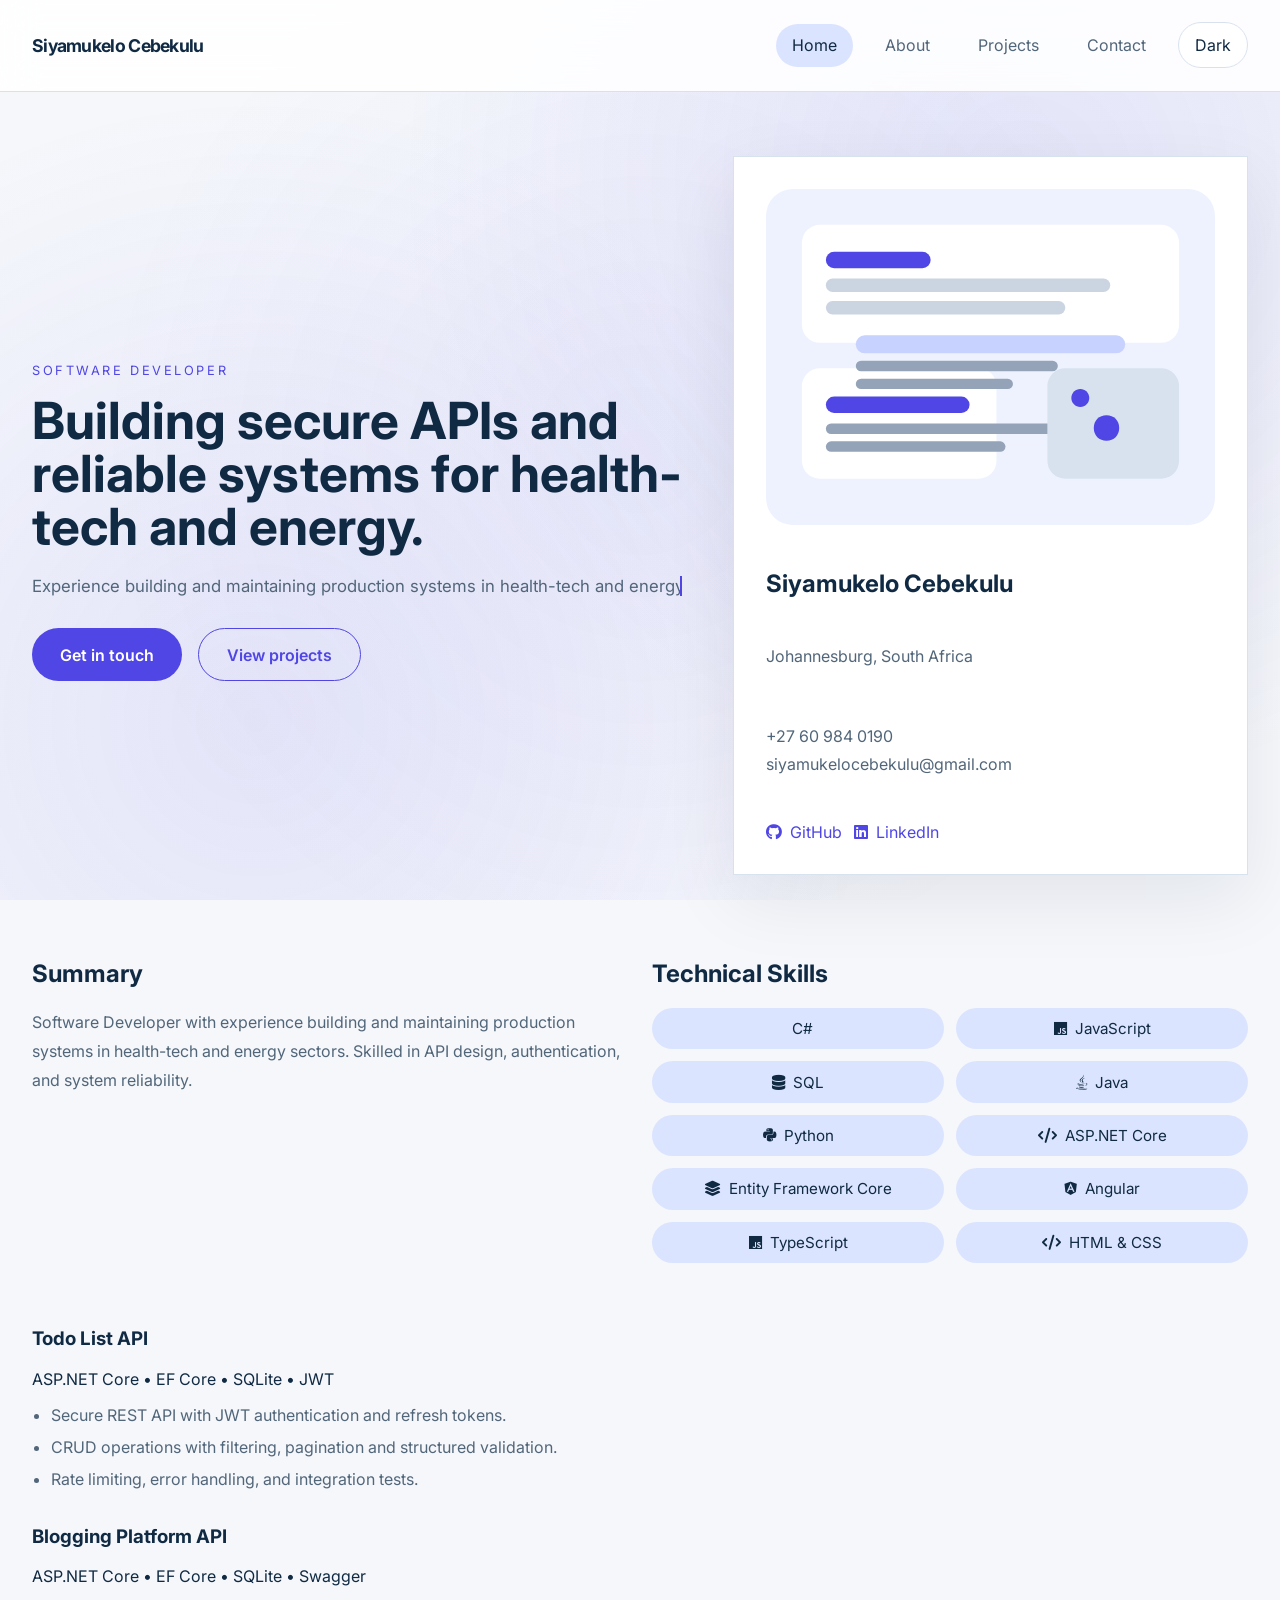
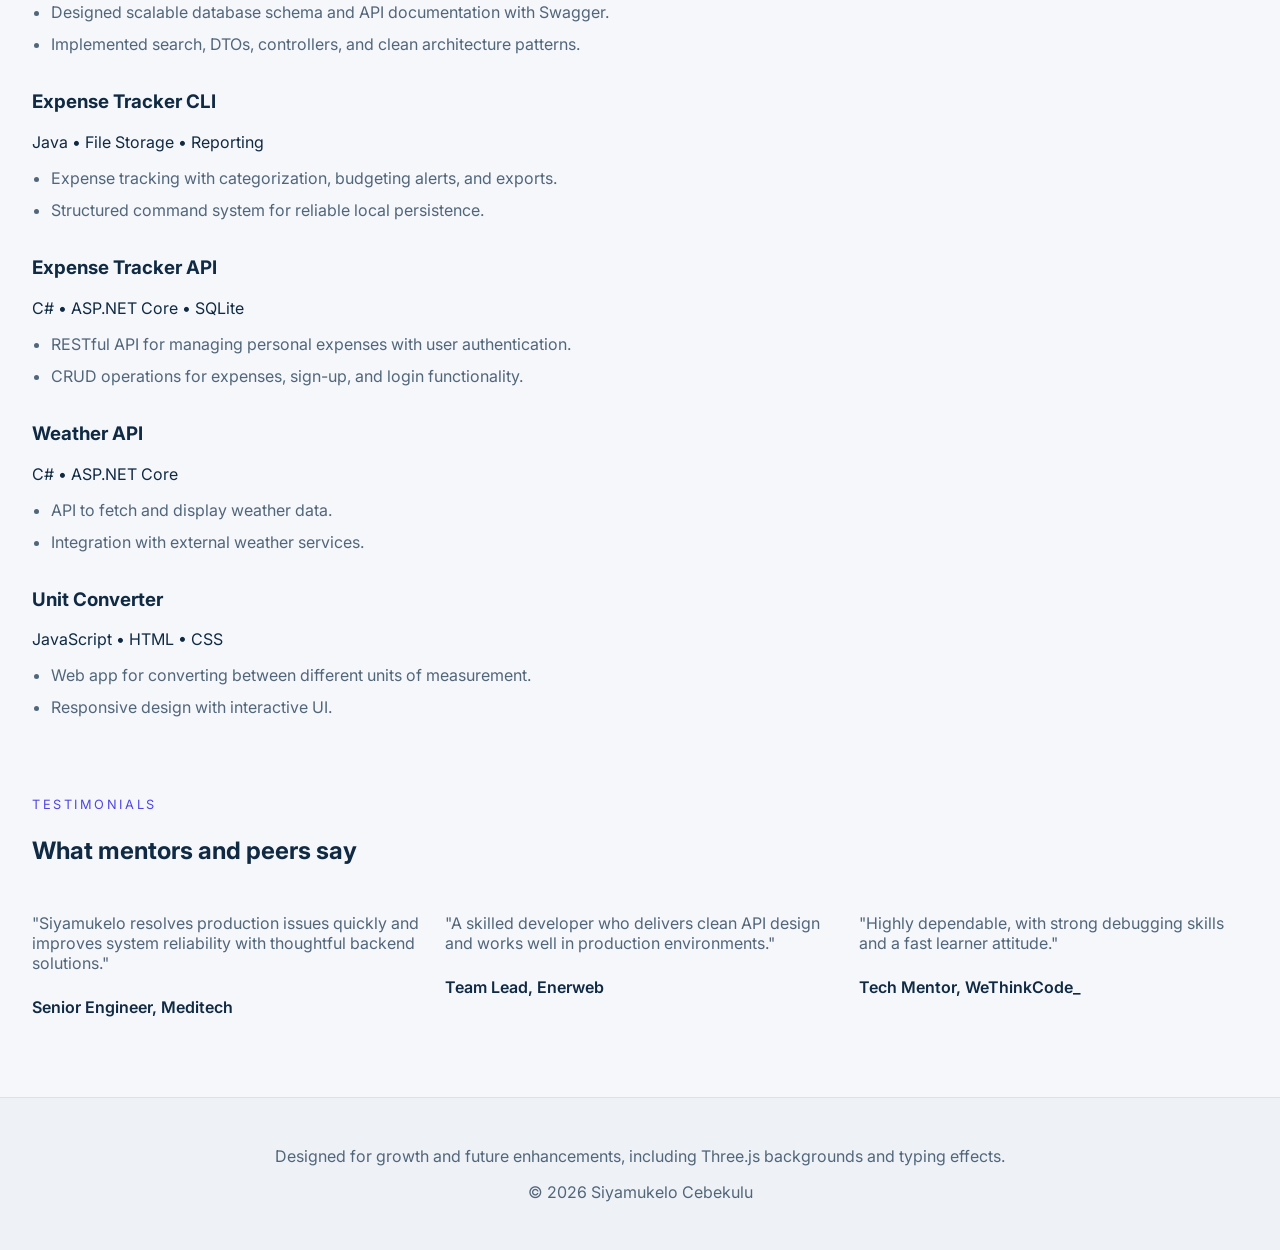
<file: index.html>
<!DOCTYPE html>
<html lang="en">
<head>
  <meta charset="UTF-8" />
  <meta name="viewport" content="width=device-width, initial-scale=1.0" />
  <title>Siyamukelo Cebekulu | Portfolio</title>
  <link rel="icon" type="image/svg+xml" href="assets/favicon.svg" />
  <link rel="preconnect" href="https://fonts.googleapis.com" />
  <link rel="preconnect" href="https://fonts.gstatic.com" crossorigin />
  <link href="https://fonts.googleapis.com/css2?family=Inter:wght@300;400;500;600;700&family=Space+Grotesk:wght@400;500;600;700&display=swap" rel="stylesheet" />
  <link rel="stylesheet" href="https://cdnjs.cloudflare.com/ajax/libs/font-awesome/6.4.0/css/all.min.css" />
  <link rel="stylesheet" href="css/style.css" />
</head>
<body>
  <div class="page-shell">
    <header class="site-header">
      <div class="brand">
        <a href="index.html">Siyamukelo Cebekulu</a>
      </div>
      <button class="nav-toggle" aria-label="Open navigation menu">
        <span></span>
        <span></span>
        <span></span>
      </button>
      <nav class="site-nav">
        <a href="index.html" class="nav-link active">Home</a>
        <a href="about.html" class="nav-link">About</a>
        <a href="projects.html" class="nav-link">Projects</a>
        <a href="contact.html" class="nav-link">Contact</a>
        <button class="theme-toggle" aria-label="Toggle dark mode">Dark</button>
      </nav>
    </header>

    <main>
      <section class="hero hero-landing">
        <div class="hero-copy">
          <p class="eyebrow">Software Developer</p>
          <h1>Building secure APIs and reliable systems for health-tech and energy.</h1>
          <p class="hero-text typewriter">Experience building and maintaining production systems in health-tech and energy sector</p>
          <div class="hero-actions">
            <a class="button button-primary" href="contact.html">Get in touch</a>
            <a class="button button-secondary" href="projects.html">View projects</a>
          </div>
        </div>

        <div class="hero-card card hero-profile">
          <div class="hero-illustration">
            <img src="assets/hero-illustration.svg" alt="Illustration of a modern backend workflow" />
          </div>
          <h2>Siyamukelo Cebekulu</h2>
          <p class="hero-role">Johannesburg, South Africa</p>
          <div class="profile-meta">
            <span>+27 60 984 0190</span>
            <span>siyamukelocebekulu@gmail.com</span>
          </div>
          <div class="profile-links">
            <a href="https://github.com/Siyamukelo00Cebekulu" target="_blank"><i class="fab fa-github"></i> GitHub</a>
            <a href="https://linkedin.com/in/siyamukelo-cebekulu-939199221" target="_blank"><i class="fab fa-linkedin"></i> LinkedIn</a>
          </div>
        </div>
      </section>

      <section class="summary-grid">
        <article class="card summary-card">
          <h2>Summary</h2>
          <p>Software Developer with experience building and maintaining production systems in health-tech and energy sectors. Skilled in API design, authentication, and system reliability.</p>
        </article>

        <article class="card skills-card">
          <h2>Technical Skills</h2>
          <div class="skill-list">
            <span><i class="fab fa-csharp"></i> C#</span>
            <span><i class="fab fa-js"></i> JavaScript</span>
            <span><i class="fas fa-database"></i> SQL</span>
            <span><i class="fab fa-java"></i> Java</span>
            <span><i class="fab fa-python"></i> Python</span>
            <span><i class="fas fa-code"></i> ASP.NET Core</span>
            <span><i class="fas fa-layer-group"></i> Entity Framework Core</span>
            <span><i class="fab fa-angular"></i> Angular</span>
            <span><i class="fab fa-js"></i> TypeScript</span>
            <span><i class="fas fa-code"></i> HTML & CSS</span>
          </div>
        </article>
      </section>

      <section class="featured-grid" id="work">
        <a href="https://github.com/Siyamukelo00Cebekulu/Todo-List-API" target="_blank" class="card feature-card">
          <h3>Todo List API</h3>
          <p>ASP.NET Core • EF Core • SQLite • JWT</p>
          <ul>
            <li>Secure REST API with JWT authentication and refresh tokens.</li>
            <li>CRUD operations with filtering, pagination and structured validation.</li>
            <li>Rate limiting, error handling, and integration tests.</li>
          </ul>
        </a>
        <a href="https://github.com/Siyamukelo00Cebekulu/Blogging-Platform-API" target="_blank" class="card feature-card">
          <h3>Blogging Platform API</h3>
          <p>ASP.NET Core • EF Core • SQLite • Swagger</p>
          <ul>
            <li>Designed scalable database schema and API documentation with Swagger.</li>
            <li>Implemented search, DTOs, controllers, and clean architecture patterns.</li>
          </ul>
        </a>
        <a href="https://github.com/Siyamukelo00Cebekulu/TaskTracker-cli" target="_blank" class="card feature-card">
          <h3>Expense Tracker CLI</h3>
          <p>Java • File Storage • Reporting</p>
          <ul>
            <li>Expense tracking with categorization, budgeting alerts, and exports.</li>
            <li>Structured command system for reliable local persistence.</li>
          </ul>
        </a>
        <a href="https://github.com/Siyamukelo00Cebekulu/Expense-Tracker-API" target="_blank" class="card feature-card">
          <h3>Expense Tracker API</h3>
          <p>C# • ASP.NET Core • SQLite</p>
          <ul>
            <li>RESTful API for managing personal expenses with user authentication.</li>
            <li>CRUD operations for expenses, sign-up, and login functionality.</li>
          </ul>
        </a>
        <a href="https://github.com/Siyamukelo00Cebekulu/Weather-API" target="_blank" class="card feature-card">
          <h3>Weather API</h3>
          <p>C# • ASP.NET Core</p>
          <ul>
            <li>API to fetch and display weather data.</li>
            <li>Integration with external weather services.</li>
          </ul>
        </a>
        <a href="https://github.com/Siyamukelo00Cebekulu/Unit-Converter" target="_blank" class="card feature-card">
          <h3>Unit Converter</h3>
          <p>JavaScript • HTML • CSS</p>
          <ul>
            <li>Web app for converting between different units of measurement.</li>
            <li>Responsive design with interactive UI.</li>
          </ul>
        </a>
      </section>

      <section class="reviews-section">
        <div class="section-header">
          <span class="eyebrow">Testimonials</span>
          <h2>What mentors and peers say</h2>
        </div>
        <div class="review-grid">
          <div class="card review-card">
            <p>"Siyamukelo resolves production issues quickly and improves system reliability with thoughtful backend solutions."</p>
            <span>Senior Engineer, Meditech</span>
          </div>
          <div class="card review-card">
            <p>"A skilled developer who delivers clean API design and works well in production environments."</p>
            <span>Team Lead, Enerweb</span>
          </div>
          <div class="card review-card">
            <p>"Highly dependable, with strong debugging skills and a fast learner attitude."</p>
            <span>Tech Mentor, WeThinkCode_</span>
          </div>
        </div>
      </section>
    </main>

    <footer class="site-footer">
      <p>Designed for growth and future enhancements, including Three.js backgrounds and typing effects.</p>
      <p>© 2026 Siyamukelo Cebekulu</p>
    </footer>
  </div>
  <div class="cursor"></div>
  <script src="js/main.js" defer></script>
</body>
</html>
</file>
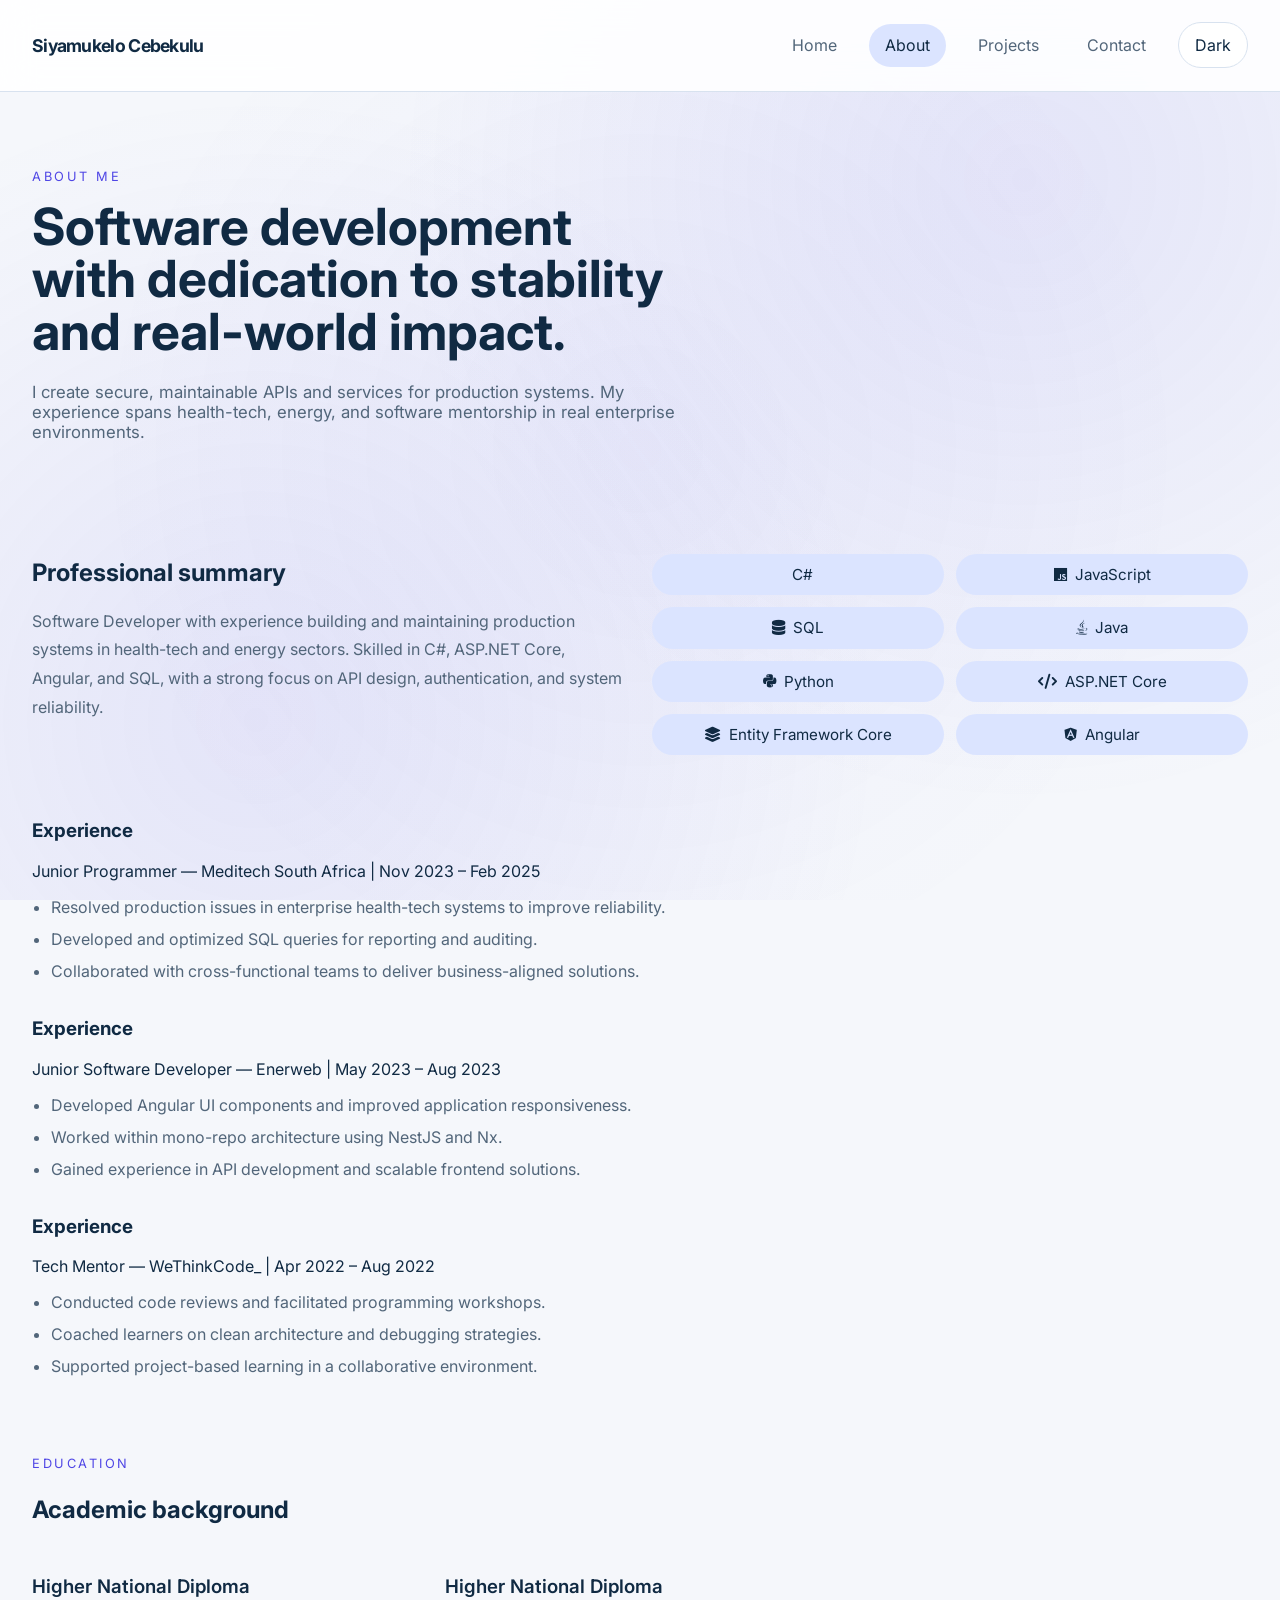
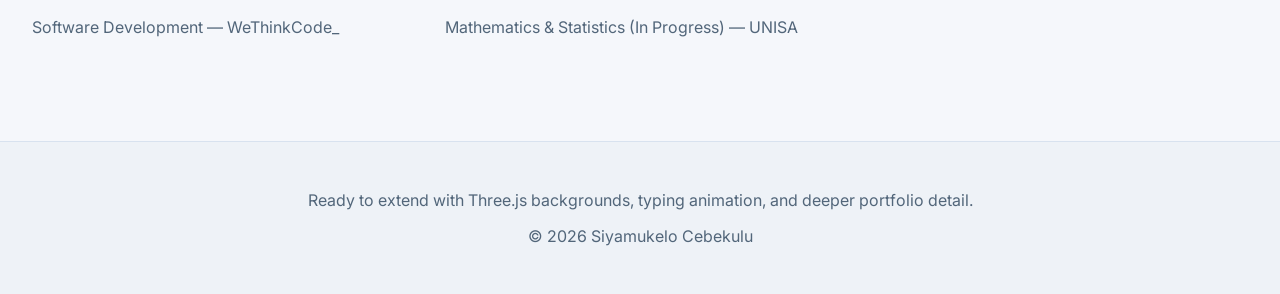
<file: about.html>
<!DOCTYPE html>
<html lang="en">
<head>
  <meta charset="UTF-8" />
  <meta name="viewport" content="width=device-width, initial-scale=1.0" />
  <title>About • Siyamukelo Cebekulu</title>
  <link rel="icon" type="image/svg+xml" href="assets/favicon.svg" />
  <link rel="preconnect" href="https://fonts.googleapis.com" />
  <link rel="preconnect" href="https://fonts.gstatic.com" crossorigin />
  <link href="https://fonts.googleapis.com/css2?family=Inter:wght@300;400;500;600;700&family=Space+Grotesk:wght@400;500;600;700&display=swap" rel="stylesheet" />
  <link rel="stylesheet" href="https://cdnjs.cloudflare.com/ajax/libs/font-awesome/6.4.0/css/all.min.css" />
  <link rel="stylesheet" href="css/style.css" />
</head>
<body>
  <div class="page-shell">
    <header class="site-header">
      <div class="brand">
        <a href="index.html">Siyamukelo Cebekulu</a>
      </div>
      <button class="nav-toggle" aria-label="Open navigation menu">
        <span></span>
        <span></span>
        <span></span>
      </button>
      <nav class="site-nav">
        <a href="index.html" class="nav-link">Home</a>
        <a href="about.html" class="nav-link active">About</a>
        <a href="projects.html" class="nav-link">Projects</a>
        <a href="contact.html" class="nav-link">Contact</a>
        <button class="theme-toggle" aria-label="Toggle dark mode">Dark</button>
      </nav>
    </header>

    <main>
      <section class="hero">
        <div class="hero-copy">
          <p class="eyebrow">About Me</p>
          <h1>Software development with dedication to stability and real-world impact.</h1>
          <p class="hero-text">I create secure, maintainable APIs and services for production systems. My experience spans health-tech, energy, and software mentorship in real enterprise environments.</p>
        </div>
      </section>

      <section class="summary-grid">
        <article class="card summary-card">
          <h2>Professional summary</h2>
          <p>Software Developer with experience building and maintaining production systems in health-tech and energy sectors. Skilled in C#, ASP.NET Core, Angular, and SQL, with a strong focus on API design, authentication, and system reliability.</p>
        </article>

          <div class="skill-list">
            <span><i class="fab fa-csharp"></i> C#</span>
            <span><i class="fab fa-js"></i> JavaScript</span>
            <span><i class="fas fa-database"></i> SQL</span>
            <span><i class="fab fa-java"></i> Java</span>
            <span><i class="fab fa-python"></i> Python</span>
            <span><i class="fas fa-code"></i> ASP.NET Core</span>
            <span><i class="fas fa-layer-group"></i> Entity Framework Core</span>
            <span><i class="fab fa-angular"></i> Angular</span>
          </div>
      </section>

      <section class="featured-grid">
        <article class="card feature-card">
          <h3>Experience</h3>
          <p>Junior Programmer — Meditech South Africa | Nov 2023 – Feb 2025</p>
          <ul>
            <li>Resolved production issues in enterprise health-tech systems to improve reliability.</li>
            <li>Developed and optimized SQL queries for reporting and auditing.</li>
            <li>Collaborated with cross-functional teams to deliver business-aligned solutions.</li>
          </ul>
        </article>

        <article class="card feature-card">
          <h3>Experience</h3>
          <p>Junior Software Developer — Enerweb | May 2023 – Aug 2023</p>
          <ul>
            <li>Developed Angular UI components and improved application responsiveness.</li>
            <li>Worked within mono-repo architecture using NestJS and Nx.</li>
            <li>Gained experience in API development and scalable frontend solutions.</li>
          </ul>
        </article>

        <article class="card feature-card">
          <h3>Experience</h3>
          <p>Tech Mentor — WeThinkCode_ | Apr 2022 – Aug 2022</p>
          <ul>
            <li>Conducted code reviews and facilitated programming workshops.</li>
            <li>Coached learners on clean architecture and debugging strategies.</li>
            <li>Supported project-based learning in a collaborative environment.</li>
          </ul>
        </article>
      </section>

      <section class="reviews-section">
        <div class="section-header">
          <span class="eyebrow">Education</span>
          <h2>Academic background</h2>
        </div>
        <div class="review-grid">
          <div class="card review-card">
            <h3>Higher National Diploma</h3>
            <p>Software Development — WeThinkCode_</p>
          </div>
          <div class="card review-card">
            <h3>Higher National Diploma</h3>
            <p>Mathematics & Statistics (In Progress) — UNISA</p>
          </div>
        </div>
      </section>
    </main>

    <footer class="site-footer">
      <p>Ready to extend with Three.js backgrounds, typing animation, and deeper portfolio detail.</p>
      <p>© 2026 Siyamukelo Cebekulu</p>
    </footer>
  </div>
  <div class="cursor"></div>
  <script src="js/main.js" defer></script>
</body>
</html>
</file>
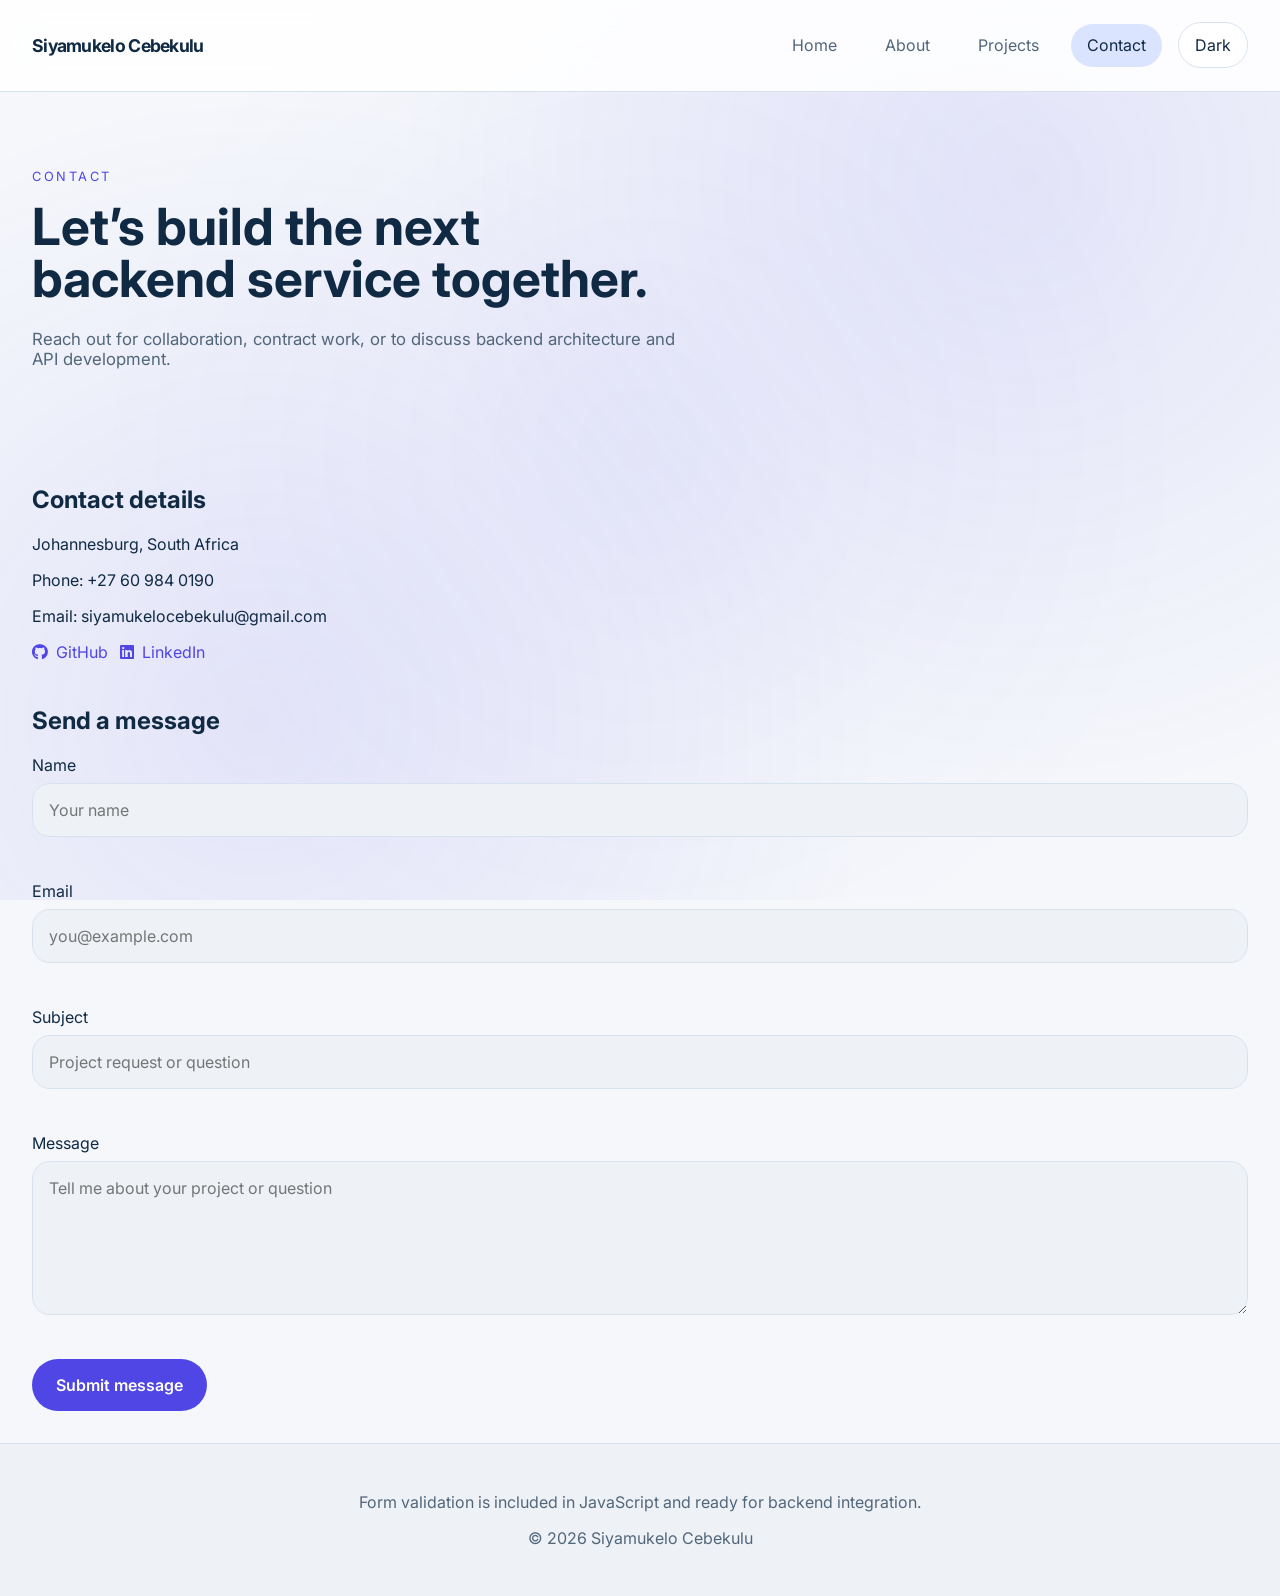
<file: contact.html>
<!DOCTYPE html>
<html lang="en">
<head>
  <meta charset="UTF-8" />
  <meta name="viewport" content="width=device-width, initial-scale=1.0" />
  <title>Contact • Siyamukelo Cebekulu</title>
  <link rel="icon" type="image/svg+xml" href="assets/favicon.svg" />
  <link rel="preconnect" href="https://fonts.googleapis.com" />
  <link rel="preconnect" href="https://fonts.gstatic.com" crossorigin />
  <link href="https://fonts.googleapis.com/css2?family=Inter:wght@300;400;500;600;700&family=Space+Grotesk:wght@400;500;600;700&display=swap" rel="stylesheet" />
  <link rel="stylesheet" href="https://cdnjs.cloudflare.com/ajax/libs/font-awesome/6.4.0/css/all.min.css" />
  <link rel="stylesheet" href="css/style.css" />
</head>
<body>
  <div class="page-shell">
    <header class="site-header">
      <div class="brand">
        <a href="index.html">Siyamukelo Cebekulu</a>
      </div>
      <button class="nav-toggle" aria-label="Open navigation menu">
        <span></span>
        <span></span>
        <span></span>
      </button>
      <nav class="site-nav">
        <a href="index.html" class="nav-link">Home</a>
        <a href="about.html" class="nav-link">About</a>
        <a href="projects.html" class="nav-link">Projects</a>
        <a href="contact.html" class="nav-link active">Contact</a>
        <button class="theme-toggle" aria-label="Toggle dark mode">Dark</button>
      </nav>
    </header>

    <main>
      <section class="hero">
        <div class="hero-copy">
          <p class="eyebrow">Contact</p>
          <h1>Let’s build the next backend service together.</h1>
          <p class="hero-text">Reach out for collaboration, contract work, or to discuss backend architecture and API development.</p>
        </div>
      </section>

      <section class="contact-grid">
        <article class="card contact-card">
          <h2>Contact details</h2>
          <p>Johannesburg, South Africa</p>
          <p>Phone: +27 60 984 0190</p>
          <p>Email: siyamukelocebekulu@gmail.com</p>
          <div class="profile-links">
            <a href="https://github.com/Siyamukelo00Cebekulu" target="_blank"><i class="fab fa-github"></i> GitHub</a>
            <a href="https://linkedin.com/in/siyamukelo-cebekulu-939199221" target="_blank"><i class="fab fa-linkedin"></i> LinkedIn</a>
          </div>
        </article>

        <article class="card contact-card">
          <h2>Send a message</h2>
          <form id="contact-form" novalidate>
            <div class="form-field">
              <label for="name">Name</label>
              <input type="text" id="name" name="name" placeholder="Your name" required />
              <small class="form-error" aria-live="polite"></small>
            </div>

            <div class="form-field">
              <label for="email">Email</label>
              <input type="email" id="email" name="email" placeholder="you@example.com" required />
              <small class="form-error" aria-live="polite"></small>
            </div>

            <div class="form-field">
              <label for="subject">Subject</label>
              <input type="text" id="subject" name="subject" placeholder="Project request or question" required />
              <small class="form-error" aria-live="polite"></small>
            </div>

            <div class="form-field">
              <label for="message">Message</label>
              <textarea id="message" name="message" rows="6" placeholder="Tell me about your project or question" required></textarea>
              <small class="form-error" aria-live="polite"></small>
            </div>

            <button type="submit">Submit message</button>
          </form>
        </article>
      </section>
    </main>

    <footer class="site-footer">
      <p>Form validation is included in JavaScript and ready for backend integration.</p>
      <p>© 2026 Siyamukelo Cebekulu</p>
    </footer>
  </div>
  <div class="cursor"></div>
  <script src="js/main.js" defer></script>
</body>
</html>
</file>
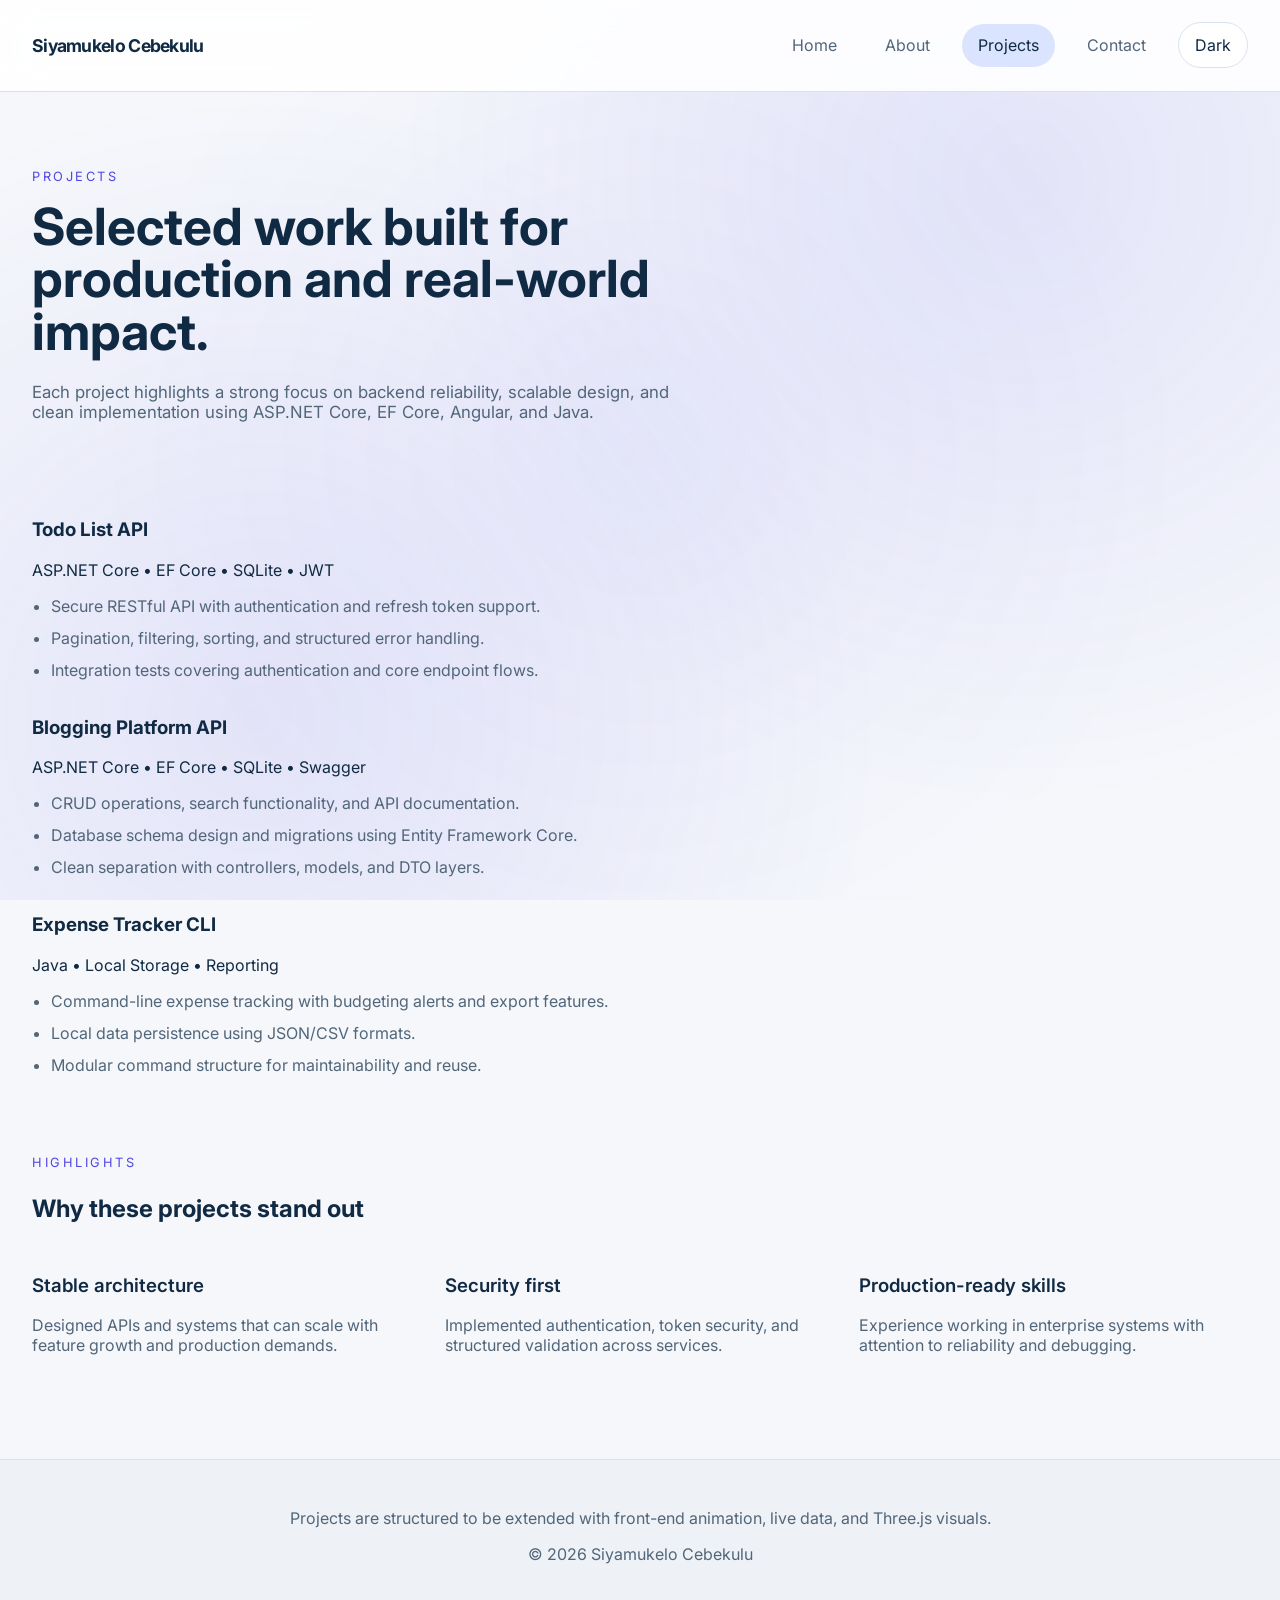
<file: projects.html>
<!DOCTYPE html>
<html lang="en">
<head>
  <meta charset="UTF-8" />
  <meta name="viewport" content="width=device-width, initial-scale=1.0" />
  <title>Projects • Siyamukelo Cebekulu</title>
  <link rel="icon" type="image/svg+xml" href="assets/favicon.svg" />
  <link rel="preconnect" href="https://fonts.googleapis.com" />
  <link rel="preconnect" href="https://fonts.gstatic.com" crossorigin />
  <link href="https://fonts.googleapis.com/css2?family=Inter:wght@300;400;500;600;700&family=Space+Grotesk:wght@400;500;600;700&display=swap" rel="stylesheet" />
  <link rel="stylesheet" href="https://cdnjs.cloudflare.com/ajax/libs/font-awesome/6.4.0/css/all.min.css" />
  <link rel="stylesheet" href="css/style.css" />
</head>
<body>
  <div class="page-shell">
    <header class="site-header">
      <div class="brand">
        <a href="index.html">Siyamukelo Cebekulu</a>
      </div>
      <button class="nav-toggle" aria-label="Open navigation menu">
        <span></span>
        <span></span>
        <span></span>
      </button>
      <nav class="site-nav">
        <a href="index.html" class="nav-link">Home</a>
        <a href="about.html" class="nav-link">About</a>
        <a href="projects.html" class="nav-link active">Projects</a>
        <a href="contact.html" class="nav-link">Contact</a>
        <button class="theme-toggle" aria-label="Toggle dark mode">Dark</button>
      </nav>
    </header>

    <main>
      <section class="hero">
        <div class="hero-copy">
          <p class="eyebrow">Projects</p>
          <h1>Selected work built for production and real-world impact.</h1>
          <p class="hero-text">Each project highlights a strong focus on backend reliability, scalable design, and clean implementation using ASP.NET Core, EF Core, Angular, and Java.</p>
        </div>
      </section>

      <section class="featured-grid">
        <article class="card feature-card">
          <h3>Todo List API</h3>
          <p>ASP.NET Core • EF Core • SQLite • JWT</p>
          <ul>
            <li>Secure RESTful API with authentication and refresh token support.</li>
            <li>Pagination, filtering, sorting, and structured error handling.</li>
            <li>Integration tests covering authentication and core endpoint flows.</li>
          </ul>
        </article>

        <article class="card feature-card">
          <h3>Blogging Platform API</h3>
          <p>ASP.NET Core • EF Core • SQLite • Swagger</p>
          <ul>
            <li>CRUD operations, search functionality, and API documentation.</li>
            <li>Database schema design and migrations using Entity Framework Core.</li>
            <li>Clean separation with controllers, models, and DTO layers.</li>
          </ul>
        </article>

        <article class="card feature-card">
          <h3>Expense Tracker CLI</h3>
          <p>Java • Local Storage • Reporting</p>
          <ul>
            <li>Command-line expense tracking with budgeting alerts and export features.</li>
            <li>Local data persistence using JSON/CSV formats.</li>
            <li>Modular command structure for maintainability and reuse.</li>
          </ul>
        </article>
      </section>

      <section class="reviews-section">
        <div class="section-header">
          <span class="eyebrow">Highlights</span>
          <h2>Why these projects stand out</h2>
        </div>
        <div class="review-grid">
          <div class="card review-card">
            <h3>Stable architecture</h3>
            <p>Designed APIs and systems that can scale with feature growth and production demands.</p>
          </div>
          <div class="card review-card">
            <h3>Security first</h3>
            <p>Implemented authentication, token security, and structured validation across services.</p>
          </div>
          <div class="card review-card">
            <h3>Production-ready skills</h3>
            <p>Experience working in enterprise systems with attention to reliability and debugging.</p>
          </div>
        </div>
      </section>
    </main>

    <footer class="site-footer">
      <p>Projects are structured to be extended with front-end animation, live data, and Three.js visuals.</p>
      <p>© 2026 Siyamukelo Cebekulu</p>
    </footer>
  </div>
  <div class="cursor"></div>
  <script src="js/main.js" defer></script>
</body>
</html>
</file>
<file: css/style.css>
﻿:root {
    --bg: #f5f7fb;
    --surface: #ffffff;
    --surface-strong: #eef2f7;
    --text: #102a43;
    --muted: #52667a;
    --accent: #4f46e5;
    --accent-soft: #dbe4ff;
    --border: #d8e2ef;
    --shadow: 0 24px 68px rgba(15, 23, 42, 0.08);
    --radius: 24px;
}

body {
    margin: 0;
    font-family: 'Inter', system-ui, sans-serif;
    background: var(--bg);
    color: var(--text);
    min-height: 100vh;
    overflow-x: hidden;
}

body::before,
body::after {
    content: '';
    position: fixed;
    top: 0;
    left: 0;
    width: 100%;
    height: 100%;
    pointer-events: none;
    z-index: -1;
}

body::before {
    background: radial-gradient(circle at 20% 80%, rgba(79, 70, 229, 0.1) 0%, transparent 50%),
                radial-gradient(circle at 80% 20%, rgba(79, 70, 229, 0.1) 0%, transparent 50%);
    animation: float 20s ease-in-out infinite;
}

body::after {
    background: radial-gradient(circle at 50% 50%, rgba(79, 70, 229, 0.05) 0%, transparent 70%);
    animation: float-reverse 25s ease-in-out infinite;
}

@keyframes float {
    0%, 100% { transform: translateY(0px) rotate(0deg); }
    50% { transform: translateY(-20px) rotate(5deg); }
}

@keyframes float-reverse {
    0%, 100% { transform: translateY(0px) rotate(0deg); }
    50% { transform: translateY(20px) rotate(-5deg); }
}

body.dark-mode {
    --bg: #08090f;
    --surface: #11141e;
    --surface-strong: #181c2c;
    --text: #f4f7ff;
    --muted: #98a5c2;
    --accent: #6d9dff;
    --accent-soft: #2a3151;
    --border: #29314d;
    --shadow: 0 24px 68px rgba(0, 0, 0, 0.35);
}

* {
    box-sizing: border-box;
}

img {
    max-width: 100%;
    display: block;
}

a {
    color: inherit;
}

button,
input,
textarea {
    font: inherit;
}

.page-shell {
    min-height: 100vh;
    display: flex;
    flex-direction: column;
}

.site-header {
    position: sticky;
    top: 0;
    z-index: 20;
    display: flex;
    align-items: center;
    justify-content: space-between;
    gap: 1rem;
    padding: 1.4rem 2rem;
    background: rgba(255, 255, 255, 0.88);
    border-bottom: 1px solid var(--border);
    backdrop-filter: blur(18px);
}

body.dark-mode .site-header {
    background: rgba(16, 18, 29, 0.88);
}

.brand a {
    text-decoration: none;
    font-size: 1.1rem;
    font-weight: 700;
    letter-spacing: -0.04em;
}

.nav-toggle {
    display: none;
    width: 2rem;
    height: 2rem;
    border: none;
    background: transparent;
    cursor: pointer;
    flex-direction: column;
    justify-content: space-between;
}

.nav-toggle span {
    display: block;
    width: 100%;
    height: 3px;
    border-radius: 999px;
    background: var(--text);
}

.site-nav {
    display: flex;
    align-items: center;
    gap: 1rem;
    flex-wrap: wrap;
}

.site-nav .nav-link {
    text-decoration: none;
    color: var(--muted);
    padding: 0.7rem 1rem;
    border-radius: 999px;
    transition: background 0.2s ease, color 0.2s ease;
}

.site-nav .nav-link.active,
.site-nav .nav-link:hover {
    background: var(--accent-soft);
    color: var(--text);
}

.theme-toggle {
    border: 1px solid var(--border);
    border-radius: 999px;
    padding: 0.75rem 1rem;
    background: var(--surface);
    color: var(--text);
    cursor: pointer;
    transition: transform 0.2s ease, background 0.2s ease;
}

.theme-toggle:hover {
    transform: translateY(-1px);
}

main {
    flex: 1;
}

.hero {
    display: grid;
    gap: 2rem;
    align-items: center;
    padding: 4rem 2rem 2rem;
}

.hero.hero-landing {
    grid-template-columns: 1.3fr 1fr;
}

.hero-copy {
    max-width: 650px;
}

.eyebrow {
    display: inline-block;
    margin-bottom: 1rem;
    color: var(--accent);
    text-transform: uppercase;
    font-size: 0.8rem;
    letter-spacing: 0.2em;
}

.hero h1 {
    font-size: clamp(2.6rem, 4vw, 4rem);
    line-height: 1.03;
    margin: 0;
}

.hero-text {
    margin: 1.5rem 0 2rem;
    max-width: 42rem;
    color: var(--muted);
    font-size: 1.05rem;
}

.typewriter {
    overflow: hidden;
    border-right: 2px solid var(--accent);
    white-space: nowrap;
    animation: typing 4s steps(40, end), blink-caret 0.75s step-end infinite;
}

@keyframes typing {
    from { width: 0; }
    to { width: 100%; }
}

@keyframes blink-caret {
    from, to { border-color: transparent; }
    50% { border-color: var(--accent); }
}

.hero-actions {
    display: flex;
    flex-wrap: wrap;
    gap: 1rem;
}

.button {
    border: none;
    border-radius: 999px;
    text-decoration: none;
    display: inline-flex;
    align-items: center;
    justify-content: center;
    padding: 0.95rem 1.75rem;
    font-weight: 600;
    cursor: pointer;
}

.button-primary {
    background: var(--accent);
    color: #fff;
}

.button-secondary {
    border: 1px solid var(--accent);
    background: transparent;
    color: var(--accent);
}

.hero-card {
    padding: 2rem;
    background: var(--surface);
    box-shadow: var(--shadow);
    border: 1px solid var(--border);
    display: grid;
    gap: 1.5rem;
}

.hero-illustration img {
    width: 100%;
    border-radius: 24px;
    display: block;
}

.hero-profile h2 {
    margin-bottom: 0.5rem;
}

.hero-role,
.profile-meta span {
    color: var(--muted);
}

.profile-meta {
    display: grid;
    gap: 0.5rem;
    margin: 1.25rem 0 1.5rem;
}

.profile-links {
    display: flex;
    flex-wrap: wrap;
    gap: 0.75rem;
}

.profile-links a {
    color: var(--accent);
    text-decoration: none;
    display: inline-flex;
    align-items: center;
    gap: 0.5rem;
}

.summary-grid,
.featured-grid,
.review-grid,
.contact-grid {
    display: grid;
    gap: 1.5rem;
    padding: 2rem;
}

.summary-grid {
    grid-template-columns: repeat(2, minmax(0, 1fr));
}

    gap: 0.5rem;
.summary-card,
.skills-card,
.feature-card,
.review-card,
.contact-card,
.info-card {
    background: var(--surface);
    border: 1px solid var(--border);
    border-radius: var(--radius);
    padding: 1.75rem;
    box-shadow: var(--shadow);
}

.summary-card p {
    color: var(--muted);
    line-height: 1.8;
}

.skill-list {
    display: grid;
    grid-template-columns: repeat(2, minmax(0, 1fr));
    gap: 0.75rem;
    margin-top: 1rem;
}

.skill-list span {
    display: inline-flex;
    align-items: center;
    justify-content: center;
    padding: 0.7rem 1rem;
    border-radius: 999px;
    background: var(--accent-soft);
    color: var(--text);
    font-size: 0.95rem;
    gap: 0.5rem;
}

.feature-card {
    text-decoration: none;
    color: inherit;
    display: block;
    transition: transform 0.3s ease, box-shadow 0.3s ease, border-color 0.3s ease;
}

.feature-card:hover {
    transform: translateY(-8px) scale(1.02);
    box-shadow: 0 40px 120px rgba(15, 23, 42, 0.15);
    border-color: var(--accent);
}

.feature-card h3 {
    margin-top: 0;
}

.feature-card ul {
    margin: 1rem 0 0;
    padding-left: 1.2rem;
    color: var(--muted);
}

.feature-card li {
    margin-bottom: 0.75rem;
}

.section-header {
    padding: 2rem 2rem 0;
}

.section-header h2 {
    margin: 0.5rem 0 0;
}

.reviews-section {
    padding-bottom: 3rem;
}

.review-grid {
    grid-template-columns: repeat(3, minmax(0, 1fr));
}

.review-card p {
    margin-bottom: 1.5rem;
    color: var(--muted);
}

.review-card span,
.review-card h3 {
    color: var(--text);
    font-weight: 600;
}

.site-footer {
    padding: 2rem;
    border-top: 1px solid var(--border);
    text-align: center;
    color: var(--muted);
    background: var(--surface-strong);
}

input,
textarea {
    width: 100%;
    padding: 1rem 1rem;
    border-radius: 18px;
    border: 1px solid var(--border);
    background: var(--surface-strong);
    color: var(--text);
    resize: vertical;
}

input:focus,
textarea:focus {
    outline: none;
    border-color: var(--accent);
    box-shadow: 0 0 0 4px rgba(79, 70, 229, 0.12);
}

.form-field {
    display: grid;
    gap: 0.5rem;
    margin-bottom: 1rem;
}

.form-error {
    color: #b00020;
    font-size: 0.9rem;
    min-height: 1.25rem;
}

.form-success {
    margin-top: 1rem;
    padding: 1rem 1.25rem;
    border-radius: 18px;
    background: rgba(79, 70, 229, 0.12);
    color: var(--accent);
    font-weight: 600;
}

button[type="submit"] {
    background: var(--accent);
    color: #fff;
    border: none;
    border-radius: 999px;
    padding: 1rem 1.5rem;
    cursor: pointer;
    font-weight: 600;
}

button[type="submit"]:hover {
    filter: brightness(1.05);
}

.input-invalid {
    border-color: #b00020;
}

.visually-hidden {
    position: absolute;
    width: 1px;
    height: 1px;
    margin: -1px;
    padding: 0;
    border: 0;
    clip: rect(0 0 0 0);
    overflow: hidden;
}

@media (max-width: 1050px) {
    .hero {
        grid-template-columns: 1fr;
    }

    .summary-grid,
    .review-grid {
        grid-template-columns: 1fr;
    }
}

@media (max-width: 900px) {
    .site-header {
        padding: 1rem 1.25rem;
    }

    .nav-toggle {
        display: flex;
    }

    .site-nav {
        position: fixed;
        inset: 5rem 1rem auto auto;
        flex-direction: column;
        width: min(16rem, calc(100% - 2rem));
        padding: 1rem;
        border-radius: 24px;
        background: var(--surface);
        border: 1px solid var(--border);
        box-shadow: var(--shadow);
        transform: translateX(110%);
        opacity: 0;
        pointer-events: none;
        transition: transform 0.25s ease, opacity 0.25s ease;
    }

    .site-nav.open {
        transform: translateX(0);
        opacity: 1;
        pointer-events: auto;
    }

    .site-nav .nav-link,
    .theme-toggle {
        width: 100%;
    }

    .hero {
        padding-top: 2rem;
    }

    .featured-grid {
        padding: 2rem 1rem;
    }

    .site-footer {
        padding: 1.5rem 1rem 2rem;
    }
}

@media (max-width: 650px) {
    .hero-text {
        font-size: 1rem;
    }

    .button {
        width: 100%;
    }

    .nav-toggle {
 

/* Custom Cursor */
.cursor {
    position: fixed;
    width: 20px;
    height: 20px;
    border-radius: 50%;
    background: var(--accent);
    pointer-events: none;
    z-index: 9999;
    transition: transform 0.1s ease;
    mix-blend-mode: difference;
}

.cursor::before {
    content: '';
    position: absolute;
    top: 50%;
    left: 50%;
    width: 4px;
    height: 4px;
    border-radius: 50%;
    background: #fff;
    transform: translate(-50%, -50%);
}

a:hover ~ .cursor,
button:hover ~ .cursor,
input:hover ~ .cursor,
textarea:hover ~ .cursor {
    transform: scale(1.5);
}       width: 1.9rem;
        height: 1.9rem;
    }
}
</file>
